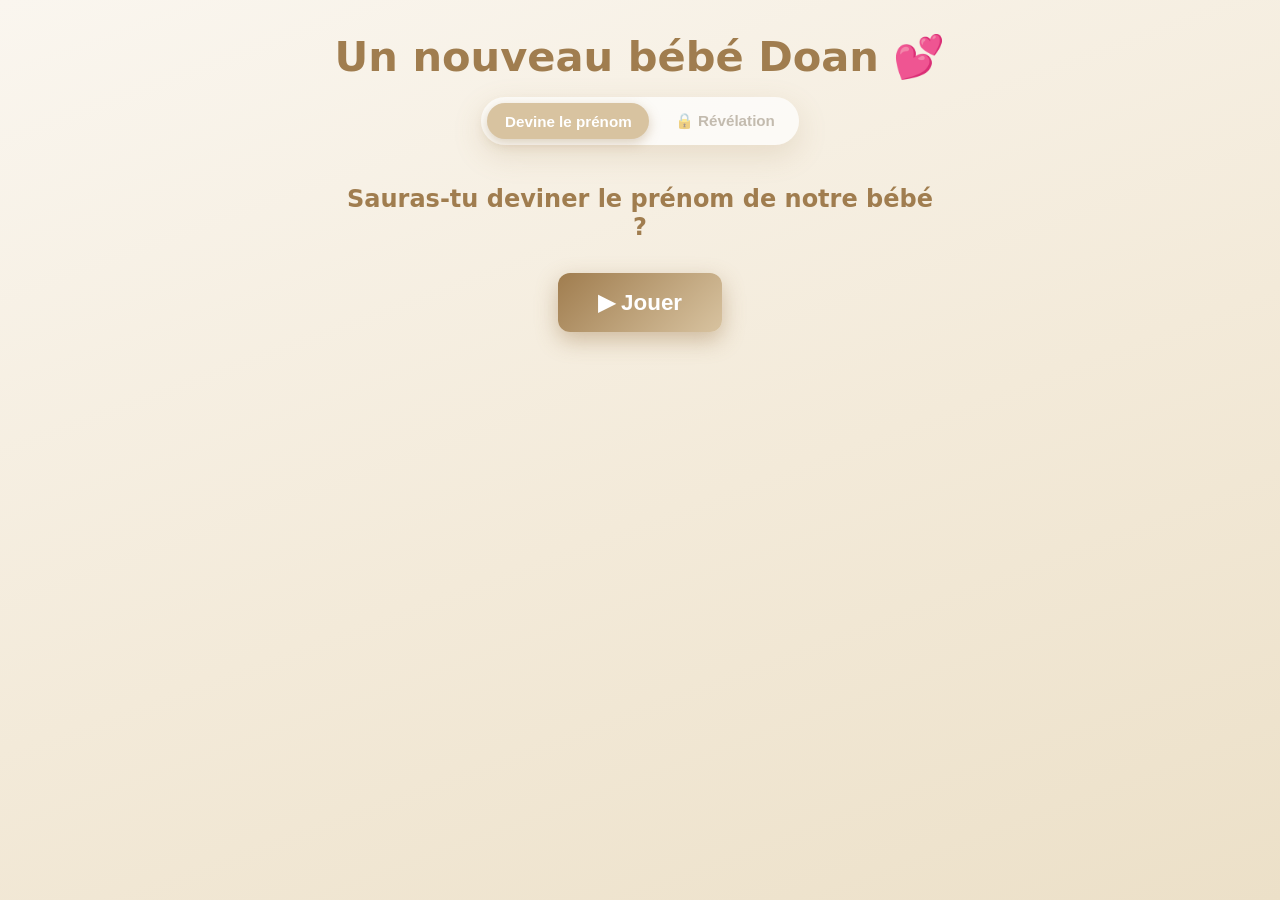
<file: index.html>
<!DOCTYPE html>
<html lang="fr">
  <head>
    <meta charset="UTF-8" />
    <meta name="viewport" content="width=device-width, initial-scale=1.0" />
    <title>Devine le prénom du bébé 👶</title>
    <link rel="stylesheet" href="styles.css?v=34" />
    <link
      rel="icon"
      href="data:image/svg+xml,<svg xmlns='http://www.w3.org/2000/svg' viewBox='0 0 100 100'><text y='.9em' font-size='90'>👶</text></svg>"
    />
  </head>
  <body>
    <header>
      <h1>Un nouveau bébé Doan 💕</h1>
      <nav>
        <button class="nav-btn active" data-target="screen-guess">
          Devine le prénom
        </button>
        <button class="nav-btn" data-target="screen-reveal" id="nav-reveal" disabled>
          🔒 Révélation
        </button>
      </nav>
    </header>

    <main>
      <!-- ============ Screen 1: Guess ============ -->
      <section id="screen-guess" class="screen active">
        <h2>Sauras-tu deviner le prénom de notre bébé ?</h2>

        <button id="play-btn" class="play-btn" type="button">▶ Jouer</button>

        <div id="game" class="hidden">
          <!-- The quiz inputs — hidden on win so a screenshot can't spoil. -->
          <div id="quiz">
            <p class="lead">
              Écris ta réponse ci-dessous. Bloqué·e ? Révèle un indice un par un.
            </p>

            <div class="timer-box">
              <span class="timer-label">Temps</span>
              <span id="timer" class="timer">00:00.00</span>
            </div>

            <form id="guess-form" class="guess-form" autocomplete="off">
              <input
                id="guess-input"
                class="spoiler"
                type="text"
                placeholder="Entre le prénom du bébé…"
                aria-label="Ta réponse"
                autocapitalize="off"
                autocorrect="off"
                spellcheck="false"
              />
              <button id="guess-submit" type="submit">Deviner</button>
            </form>

            <p id="guess-feedback" class="feedback spoiler" role="status"></p>

            <button id="hint-btn" class="hint-btn" type="button">
              💡 Révéler un indice
            </button>
            <ul id="hints" class="hints spoiler"></ul>
          </div>

          <div id="result" class="hidden">
            <!-- Shareable card: a screenshot of this gives nothing away. -->
            <div class="result-card">
              <p class="result-title">🎉 Bravo, c'est trouvé !</p>
              <div class="result-stats">
                <div class="stat">
                  <span class="stat-value" id="result-time">00:00.00</span>
                  <span class="stat-label">Temps</span>
                </div>
                <div class="stat">
                  <span class="stat-value" id="result-guesses">0</span>
                  <span class="stat-label">Essais</span>
                </div>
                <div class="stat">
                  <span class="stat-value" id="result-hints">0 / 0</span>
                  <span class="stat-label">Indices</span>
                </div>
              </div>
              <button id="share-btn" class="share-btn" type="button">
                📸 Partager le résultat
              </button>
              <p id="share-tip" class="screenshot-tip hidden">
                Prénom masqué 👍 Fais ta capture d'écran et partage-la pour
                défier les autres !
              </p>
            </div>

            <!-- Separate card: the reveal lives here, kept off the share card. -->
            <div class="reveal-cta-card">
              <button id="see-reveal-btn" class="cta-btn" type="button">
                Voir la révélation 🎀
              </button>
            </div>
          </div>
        </div>
      </section>

      <!-- ============ Screen 2: Reveal ============ -->
      <section id="screen-reveal" class="screen">
        <h2>C'est une fille ! 🎀</h2>
        <div class="reveal-card">
          <img id="reveal-photo" class="reveal-photo" alt="" />
          <div class="reveal-section collapsed">
            <button class="reveal-head" type="button" aria-expanded="false">
              <span class="gift-caret" aria-hidden="true">▾</span><span>Informations</span>
            </button>
            <div class="reveal-body">
              <div id="reveal-facts" class="reveal-facts"></div>
            </div>
          </div>
          <div class="reveal-section collapsed">
            <button class="reveal-head" type="button" aria-expanded="false">
              <span class="gift-caret" aria-hidden="true">▾</span><span>Prénoms &amp; signification</span>
            </button>
            <div class="reveal-body">
              <div id="reveal-structure" class="reveal-structure"></div>
              <ul id="reveal-names" class="reveal-names"></ul>
              <p id="reveal-name-note" class="reveal-name-note"></p>
            </div>
          </div>
          <div class="reveal-section collapsed">
            <button class="reveal-head" type="button" aria-expanded="false">
              <span class="gift-caret" aria-hidden="true">▾</span><span>Avant de venir la voir</span>
            </button>
            <div class="reveal-body">
              <ul id="reveal-visit" class="reveal-names"></ul>
            </div>
          </div>
        </div>
      </section>
    </main>

    <script src="script.js?v=40"></script>
  </body>
</html>
</file>
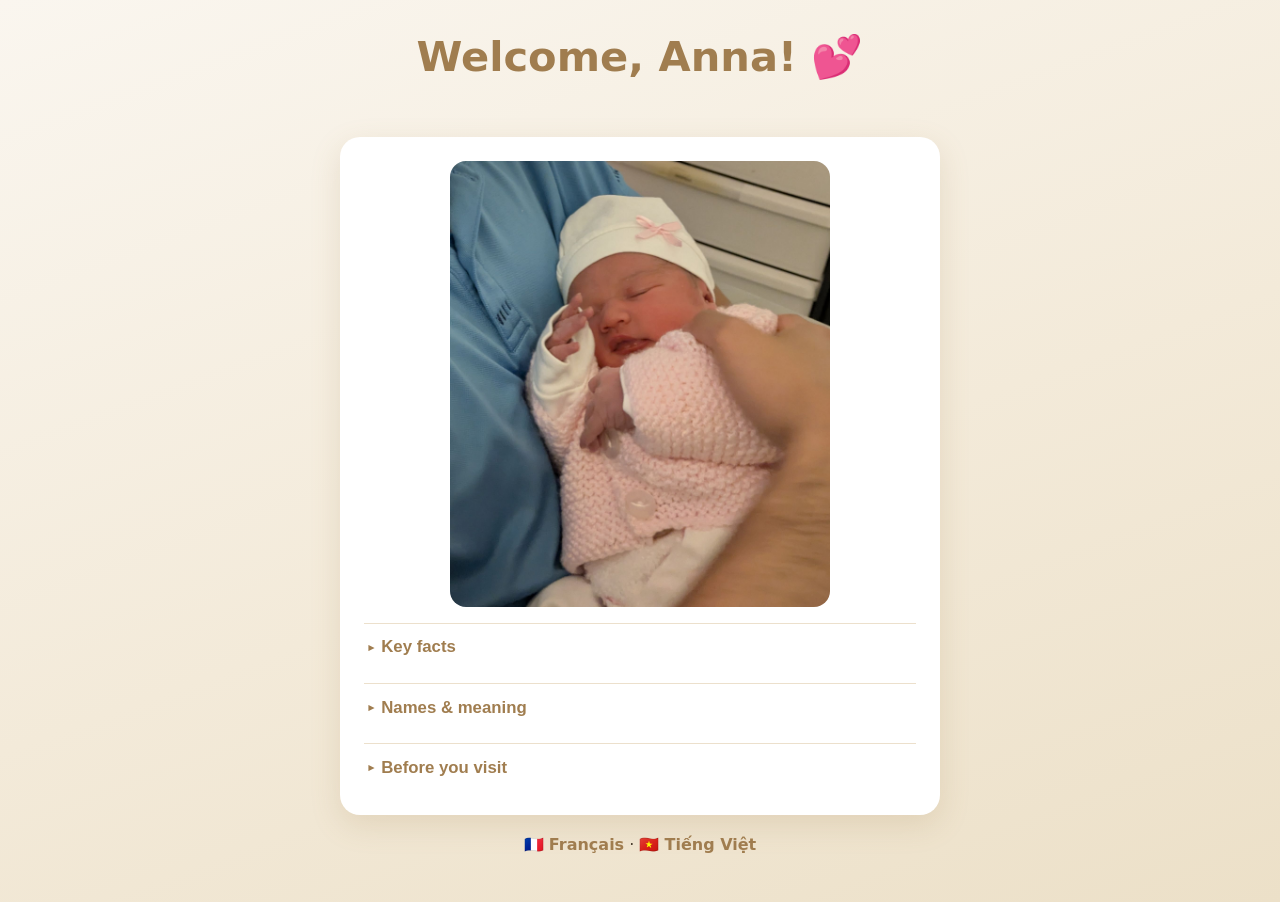
<file: anna.en.html>
<!DOCTYPE html>
<html lang="en">
  <head>
    <meta charset="UTF-8" />
    <meta name="viewport" content="width=device-width, initial-scale=1.0" />
    <title>Anna Tâm Sophie Xuân Doan 🎀</title>
    <link rel="stylesheet" href="styles.css?v=34" />
    <link
      rel="icon"
      href="data:image/svg+xml,<svg xmlns='http://www.w3.org/2000/svg' viewBox='0 0 100 100'><text y='.9em' font-size='90'>👶</text></svg>"
    />
  </head>
  <body data-lang="en">
    <header>
      <h1>Welcome, Anna! 💕</h1>
    </header>

    <main>
      <div class="reveal-card">
        <img id="reveal-photo" class="reveal-photo" alt="" />
        <div class="reveal-section collapsed">
          <button class="reveal-head" type="button" aria-expanded="false">
            <span class="gift-caret" aria-hidden="true">▾</span><span>Key facts</span>
          </button>
          <div class="reveal-body">
            <div id="reveal-facts" class="reveal-facts"></div>
          </div>
        </div>
        <div class="reveal-section collapsed">
          <button class="reveal-head" type="button" aria-expanded="false">
            <span class="gift-caret" aria-hidden="true">▾</span><span>Names &amp; meaning</span>
          </button>
          <div class="reveal-body">
            <div id="reveal-structure" class="reveal-structure"></div>
            <ul id="reveal-names" class="reveal-names"></ul>
            <p id="reveal-name-note" class="reveal-name-note"></p>
          </div>
        </div>
        <div class="reveal-section collapsed">
          <button class="reveal-head" type="button" aria-expanded="false">
            <span class="gift-caret" aria-hidden="true">▾</span><span>Before you visit</span>
          </button>
          <div class="reveal-body">
            <ul id="reveal-visit" class="reveal-names"></ul>
          </div>
        </div>
      </div>

      <p class="details-back">
        🇫🇷 <a href="anna.fr.html">Français</a> · 🇻🇳
        <a href="anna.vn.html">Tiếng Việt</a>
      </p>
    </main>

    <script src="script.js?v=40"></script>
  </body>
</html>
</file>
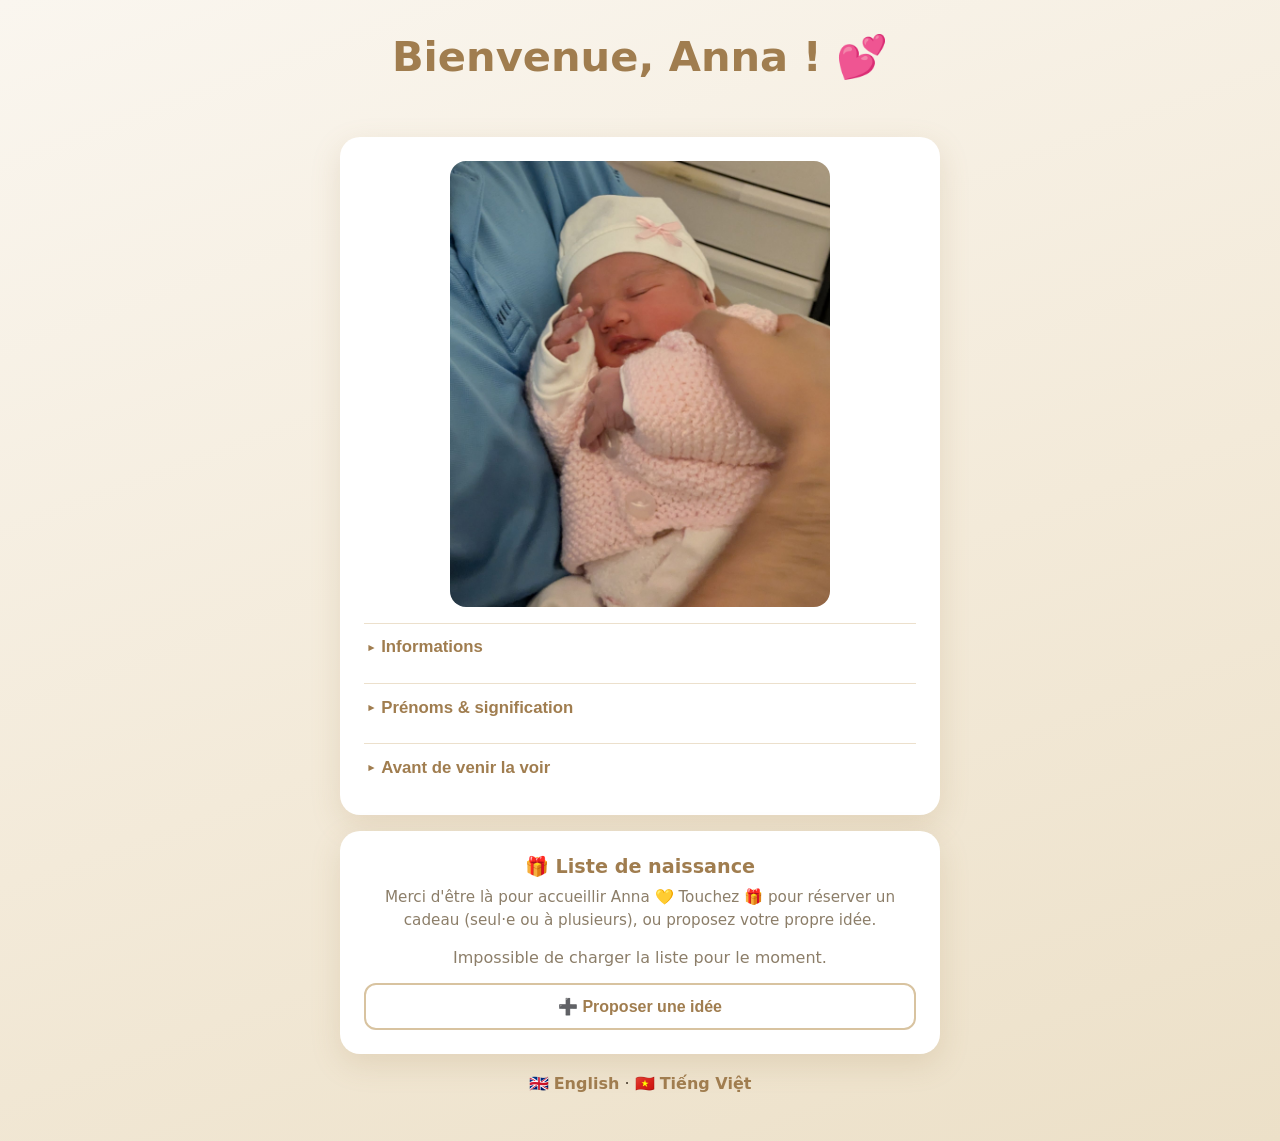
<file: anna.fr.html>
<!DOCTYPE html>
<html lang="fr">
  <head>
    <meta charset="UTF-8" />
    <meta name="viewport" content="width=device-width, initial-scale=1.0" />
    <title>Anna Tâm Sophie Xuân Doan 🎀</title>
    <link rel="stylesheet" href="styles.css?v=34" />
    <link
      rel="icon"
      href="data:image/svg+xml,<svg xmlns='http://www.w3.org/2000/svg' viewBox='0 0 100 100'><text y='.9em' font-size='90'>👶</text></svg>"
    />
  </head>
  <body data-lang="fr">
    <header>
      <h1>Bienvenue, Anna ! 💕</h1>
    </header>

    <main>
      <div class="reveal-card">
        <img id="reveal-photo" class="reveal-photo" alt="" />
        <div class="reveal-section collapsed">
          <button class="reveal-head" type="button" aria-expanded="false">
            <span class="gift-caret" aria-hidden="true">▾</span><span>Informations</span>
          </button>
          <div class="reveal-body">
            <div id="reveal-facts" class="reveal-facts"></div>
          </div>
        </div>
        <div class="reveal-section collapsed">
          <button class="reveal-head" type="button" aria-expanded="false">
            <span class="gift-caret" aria-hidden="true">▾</span><span>Prénoms &amp; signification</span>
          </button>
          <div class="reveal-body">
            <div id="reveal-structure" class="reveal-structure"></div>
            <ul id="reveal-names" class="reveal-names"></ul>
            <p id="reveal-name-note" class="reveal-name-note"></p>
          </div>
        </div>
        <div class="reveal-section collapsed">
          <button class="reveal-head" type="button" aria-expanded="false">
            <span class="gift-caret" aria-hidden="true">▾</span><span>Avant de venir la voir</span>
          </button>
          <div class="reveal-body">
            <ul id="reveal-visit" class="reveal-names"></ul>
          </div>
        </div>
      </div>

      <div id="gift-list" class="gift-card hidden">
        <h4 id="gift-title" class="gift-card-title"></h4>
        <p id="gift-intro" class="gift-intro"></p>
        <div id="gift-items" class="gift-items"></div>

        <div class="gift-add">
          <button id="gift-add-toggle" class="share-btn" type="button"></button>
          <div id="gift-add-form" class="gift-add-form hidden">
            <input id="gift-add-item" type="text" />
            <input id="gift-add-details" type="text" />
            <select id="gift-add-category"></select>
            <input id="gift-add-name" type="text" />
            <button id="gift-add-submit" class="cta-btn" type="button"></button>
            <p id="gift-add-msg" class="gift-status"></p>
          </div>
        </div>
      </div>

      <p class="details-back">
        🇬🇧 <a href="anna.en.html">English</a> · 🇻🇳
        <a href="anna.vn.html">Tiếng Việt</a>
      </p>
    </main>

    <script src="script.js?v=40"></script>
  </body>
</html>
</file>
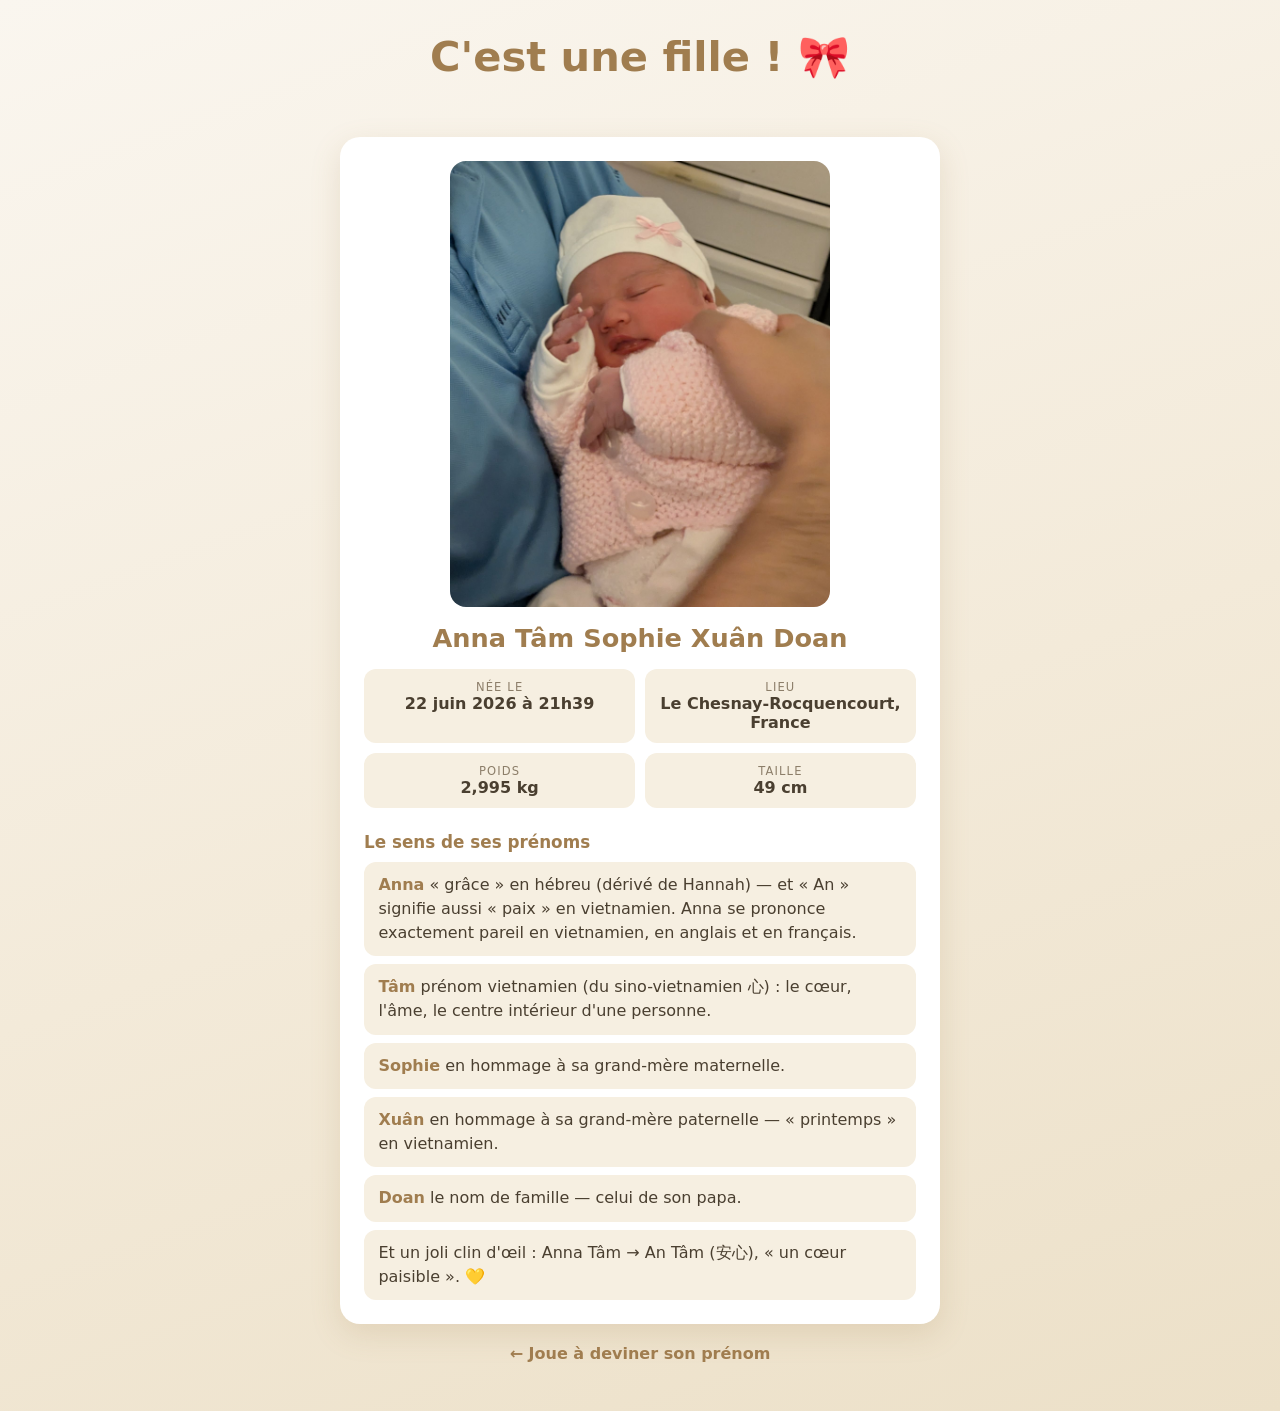
<file: anna.html>
<!DOCTYPE html>
<html lang="fr">
  <head>
    <meta charset="UTF-8" />
    <meta name="viewport" content="width=device-width, initial-scale=1.0" />
    <title>Anna Tâm Sophie Xuân Doan 🎀</title>
    <link rel="stylesheet" href="styles.css?v=8" />
    <link
      rel="icon"
      href="data:image/svg+xml,<svg xmlns='http://www.w3.org/2000/svg' viewBox='0 0 100 100'><text y='.9em' font-size='90'>👶</text></svg>"
    />
  </head>
  <body>
    <header>
      <h1>C'est une fille ! 🎀</h1>
    </header>

    <main>
      <div class="reveal-card">
        <img id="reveal-photo" class="reveal-photo" alt="" />
        <h3 id="reveal-name" class="reveal-name"></h3>
        <div id="reveal-facts" class="reveal-facts"></div>
        <h4 class="reveal-subtitle">Le sens de ses prénoms</h4>
        <ul id="reveal-names" class="reveal-names"></ul>
        <p id="reveal-name-note" class="reveal-name-note"></p>
      </div>

      <p class="details-back">
        <a href="index.html">← Joue à deviner son prénom</a>
      </p>
    </main>

    <script src="script.js?v=8"></script>
  </body>
</html>
</file>
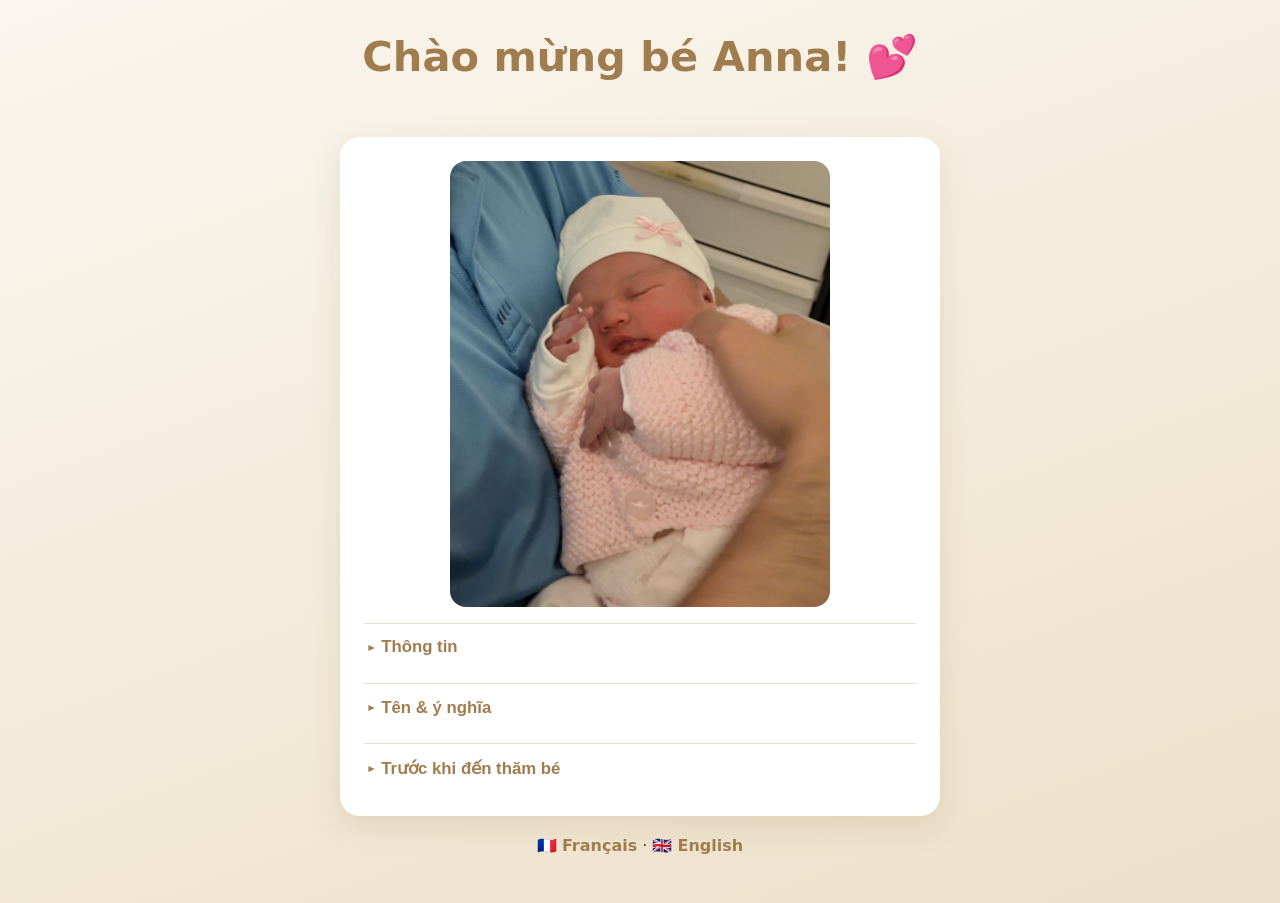
<file: anna.vn.html>
<!DOCTYPE html>
<html lang="vi">
  <head>
    <meta charset="UTF-8" />
    <meta name="viewport" content="width=device-width, initial-scale=1.0" />
    <title>Anna Tâm Sophie Xuân Doan 🎀</title>
    <link rel="stylesheet" href="styles.css?v=34" />
    <link
      rel="icon"
      href="data:image/svg+xml,<svg xmlns='http://www.w3.org/2000/svg' viewBox='0 0 100 100'><text y='.9em' font-size='90'>👶</text></svg>"
    />
  </head>
  <body data-lang="vn">
    <header>
      <h1>Chào mừng bé Anna! 💕</h1>
    </header>

    <main>
      <div class="reveal-card">
        <img id="reveal-photo" class="reveal-photo" alt="" />
        <div class="reveal-section collapsed">
          <button class="reveal-head" type="button" aria-expanded="false">
            <span class="gift-caret" aria-hidden="true">▾</span><span>Thông tin</span>
          </button>
          <div class="reveal-body">
            <div id="reveal-facts" class="reveal-facts"></div>
          </div>
        </div>
        <div class="reveal-section collapsed">
          <button class="reveal-head" type="button" aria-expanded="false">
            <span class="gift-caret" aria-hidden="true">▾</span><span>Tên &amp; ý nghĩa</span>
          </button>
          <div class="reveal-body">
            <div id="reveal-structure" class="reveal-structure"></div>
            <ul id="reveal-names" class="reveal-names"></ul>
            <p id="reveal-name-note" class="reveal-name-note"></p>
          </div>
        </div>
        <div class="reveal-section collapsed">
          <button class="reveal-head" type="button" aria-expanded="false">
            <span class="gift-caret" aria-hidden="true">▾</span><span>Trước khi đến thăm bé</span>
          </button>
          <div class="reveal-body">
            <ul id="reveal-visit" class="reveal-names"></ul>
          </div>
        </div>
      </div>

      <p class="details-back">
        🇫🇷 <a href="anna.fr.html">Français</a> · 🇬🇧
        <a href="anna.en.html">English</a>
      </p>
    </main>

    <script src="script.js?v=40"></script>
  </body>
</html>
</file>
<file: styles.css>
:root {
  --beige: #d8c3a0;
  --beige-deep: #a07d4f;
  --cream: #faf6ef;
  --ink: #4a3f30;
  --soft: #8c7e69;
  --good: #2e9e6b;
  --bad: #c2693f;
  --card: #ffffff;
  --shadow: 0 10px 30px rgba(160, 125, 79, 0.18);
}

* {
  box-sizing: border-box;
}

body {
  margin: 0;
  font-family: "Segoe UI", system-ui, -apple-system, sans-serif;
  color: var(--ink);
  background: linear-gradient(160deg, #faf6ef 0%, #f3ead9 55%, #ece0c8 100%);
  min-height: 100vh;
  display: flex;
  flex-direction: column;
}

header {
  text-align: center;
  padding: 2rem 1rem 1rem;
}

header h1 {
  margin: 0 0 1rem;
  font-size: clamp(1.6rem, 5vw, 2.6rem);
  color: var(--beige-deep);
}

nav {
  display: inline-flex;
  flex-wrap: wrap;
  gap: 0.5rem;
  background: rgba(255, 255, 255, 0.7);
  padding: 0.4rem;
  border-radius: 999px;
  box-shadow: var(--shadow);
}

.nav-btn {
  border: none;
  background: transparent;
  color: var(--soft);
  font-size: 0.95rem;
  padding: 0.55rem 1.1rem;
  border-radius: 999px;
  cursor: pointer;
  transition: all 0.2s ease;
}

.nav-btn:hover {
  color: var(--beige-deep);
}

.nav-btn.active {
  background: var(--beige);
  color: #fff;
  box-shadow: 0 4px 12px rgba(160, 125, 79, 0.35);
}

main {
  flex: 1;
  width: 100%;
  max-width: 640px;
  margin: 0 auto;
  padding: 1.5rem 1.25rem 3rem;
}

.screen {
  display: none;
  animation: fade 0.4s ease;
}

.screen.active {
  display: block;
}

@keyframes fade {
  from {
    opacity: 0;
    transform: translateY(8px);
  }
  to {
    opacity: 1;
    transform: translateY(0);
  }
}

h2 {
  color: var(--beige-deep);
  text-align: center;
  margin-top: 0;
}

.lead {
  text-align: center;
  color: var(--soft);
  margin-top: -0.3rem;
}

/* Play button */
.play-btn {
  display: block;
  margin: 2rem auto;
  padding: 1rem 2.5rem;
  font-size: 1.4rem;
  background: linear-gradient(135deg, var(--beige-deep), var(--beige));
  box-shadow: 0 8px 22px rgba(160, 125, 79, 0.45);
}

/* Timer */
.timer-box {
  display: flex;
  flex-direction: column;
  align-items: center;
  margin: 1.5rem 0;
}

.timer-label {
  font-size: 0.75rem;
  letter-spacing: 0.15em;
  text-transform: uppercase;
  color: var(--soft);
}

.timer {
  font-size: 2.4rem;
  font-variant-numeric: tabular-nums;
  font-weight: 700;
  color: var(--ink);
}

/* Forms */
.guess-form {
  display: flex;
  gap: 0.5rem;
  margin: 1rem 0;
}

input[type="text"] {
  flex: 1;
  padding: 0.75rem 1rem;
  border: 2px solid #e6dcc8;
  border-radius: 12px;
  font-size: 1rem;
  outline: none;
  transition: border-color 0.2s;
}

input[type="text"]:focus {
  border-color: var(--beige);
}

button {
  font-size: 1rem;
  font-weight: 600;
  border: none;
  border-radius: 12px;
  padding: 0.75rem 1.25rem;
  background: var(--beige-deep);
  color: #fff;
  cursor: pointer;
  transition: transform 0.1s, opacity 0.2s;
}

button:hover:not(:disabled) {
  transform: translateY(-1px);
}

button:disabled {
  opacity: 0.5;
  cursor: not-allowed;
}

.hint-btn {
  display: block;
  margin: 0.5rem auto;
  background: #fff;
  color: var(--beige-deep);
  border: 2px solid var(--beige);
}

.hints {
  list-style: none;
  padding: 0;
  margin: 1rem 0;
}

.hints li {
  background: #fff;
  border-left: 4px solid var(--beige);
  padding: 0.7rem 1rem;
  margin-bottom: 0.5rem;
  border-radius: 0 10px 10px 0;
  box-shadow: var(--shadow);
  animation: fade 0.3s ease;
}

.feedback {
  text-align: center;
  min-height: 1.4rem;
  font-weight: 600;
  margin: 0.5rem 0;
}

.feedback.correct {
  color: var(--good);
}

.feedback.wrong {
  color: var(--bad);
}

/* Result (win state) */
.result-card,
.reveal-cta-card {
  padding: 1.25rem;
  background: #fff;
  border-radius: 16px;
  box-shadow: var(--shadow);
  text-align: center;
}

.result-card {
  margin-top: 2rem;
}

.reveal-cta-card {
  margin-top: 1rem;
}

.result-title {
  font-size: 1.25rem;
  font-weight: 700;
  color: var(--beige-deep);
  margin: 0 0 1rem;
}

.result-stats {
  display: flex;
  gap: 0.5rem;
  justify-content: center;
}

.stat {
  flex: 1;
  min-width: 0;
  background: #f6efe1;
  border-radius: 12px;
  padding: 0.9rem 0.35rem;
  display: flex;
  flex-direction: column;
  gap: 0.25rem;
}

.stat-value {
  font-size: clamp(1.1rem, 4.5vw, 1.5rem);
  font-weight: 700;
  font-variant-numeric: tabular-nums;
  color: var(--ink);
}

.stat-label {
  font-size: 0.68rem;
  text-transform: uppercase;
  letter-spacing: 0.05em;
  color: var(--soft);
}

.cta-btn {
  display: block;
  width: 100%;
  margin: 0;
  padding: 0.9rem 1.25rem;
  font-size: 1.15rem;
  background: linear-gradient(135deg, var(--beige-deep), var(--beige));
  box-shadow: 0 6px 18px rgba(160, 125, 79, 0.4);
}

.share-btn {
  display: block;
  width: 100%;
  margin: 1rem 0 0;
  background: #fff;
  color: var(--beige-deep);
  border: 2px solid var(--beige);
}

.screenshot-tip {
  color: var(--soft);
  font-size: 0.95rem;
  margin: 1rem 0 0;
}

/* Blur the name once the visitor opts to share their result. */
#game.shared .spoiler {
  filter: blur(8px);
  user-select: none;
  transition: filter 0.25s ease;
}

.hidden {
  display: none;
}

.details-back {
  text-align: center;
  margin: 1.25rem 0 0;
}

.details-back a {
  color: var(--beige-deep);
  text-decoration: none;
  font-weight: 600;
}

.details-back a:hover {
  text-decoration: underline;
}

/* Reveal */
.reveal-card {
  background: #fff;
  border-radius: 20px;
  padding: 1.5rem;
  box-shadow: var(--shadow);
  text-align: center;
}

.reveal-photo {
  width: 100%;
  max-width: 380px;
  border-radius: 16px;
  display: block;
  margin: 0 auto 1rem;
}

.photo-placeholder {
  width: 100%;
  max-width: 380px;
  aspect-ratio: 4 / 5;
  margin: 0 auto 1rem;
  border: 2px dashed var(--beige);
  border-radius: 16px;
  display: flex;
  flex-direction: column;
  align-items: center;
  justify-content: center;
  gap: 0.5rem;
  color: var(--soft);
}

.photo-placeholder span {
  font-size: 3rem;
}

.reveal-name {
  color: var(--beige-deep);
  font-size: 1.6rem;
  margin: 0.3rem 0 1rem;
}

.reveal-facts {
  display: grid;
  grid-template-columns: 1fr 1fr;
  gap: 0.6rem;
  margin: 1rem 0;
}

.fact {
  background: #f6efe1;
  border-radius: 12px;
  padding: 0.7rem;
  display: flex;
  flex-direction: column;
}

.fact-label {
  font-size: 0.72rem;
  text-transform: uppercase;
  letter-spacing: 0.1em;
  color: var(--soft);
}

.fact-value {
  font-weight: 600;
}

.reveal-subtitle {
  color: var(--beige-deep);
  font-size: 1.05rem;
  text-align: left;
  margin: 1.5rem 0 0.6rem;
}

.reveal-section {
  margin: 0.75rem 0 0;
  border-top: 1px solid #ece0cc;
}

.reveal-head {
  display: flex;
  align-items: center;
  gap: 0.5rem;
  width: 100%;
  text-align: left;
  background: transparent;
  border: none;
  box-shadow: none;
  cursor: pointer;
  color: var(--beige-deep);
  font-size: 1.05rem;
  font-weight: 700;
  padding: 0.85rem 0.2rem;
}

.reveal-head:hover:not(:disabled) {
  transform: none;
}

.reveal-section.collapsed .gift-caret {
  transform: rotate(-90deg);
}

.reveal-body {
  padding-bottom: 0.5rem;
}

.reveal-section.collapsed .reveal-body {
  display: none;
}

.reveal-names {
  list-style: none;
  padding: 0;
  margin: 0;
  text-align: left;
}

.reveal-names li {
  background: #f6efe1;
  border-radius: 12px;
  padding: 0.7rem 0.9rem;
  margin-bottom: 0.5rem;
  line-height: 1.5;
}

.reveal-structure {
  margin: 1rem 0 0;
}

.structure-row {
  display: flex;
  justify-content: space-between;
  align-items: baseline;
  gap: 0.75rem;
  padding: 0.55rem 0.2rem;
  border-bottom: 1px solid #ece0cc;
  text-align: left;
}

.structure-row:last-child {
  border-bottom: none;
}

.structure-label {
  font-size: 0.78rem;
  text-transform: uppercase;
  letter-spacing: 0.06em;
  color: var(--soft);
  flex-shrink: 0;
}

.structure-value {
  font-weight: 700;
  color: var(--beige-deep);
  text-align: right;
}

.name-word {
  font-weight: 700;
  color: var(--beige-deep);
}

.name-meaning {
  color: var(--ink);
}

.reveal-name-note {
  background: #f6efe1;
  border-radius: 12px;
  padding: 0.7rem 0.9rem;
  margin: 0.5rem 0 0;
  text-align: left;
  color: var(--ink);
  line-height: 1.5;
}


/* Gift list */
.gift-card {
  background: #fff;
  border-radius: 20px;
  padding: 1.5rem;
  box-shadow: var(--shadow);
  margin-top: 1rem;
}

.gift-card-title {
  color: var(--beige-deep);
  font-size: 1.2rem;
  margin: 0 0 0.5rem;
  text-align: center;
}

.gift-intro {
  color: var(--soft);
  font-size: 0.95rem;
  text-align: center;
  margin: 0 0 1rem;
  line-height: 1.5;
}

.gift-items {
  list-style: none;
  padding: 0;
  margin: 0;
}

.gift-group {
  margin-top: 1rem;
}

.gift-group:first-child {
  margin-top: 0;
}

.gift-category {
  display: flex;
  align-items: center;
  gap: 0.45rem;
  width: 100%;
  text-align: left;
  background: transparent;
  border: none;
  box-shadow: none;
  cursor: pointer;
  font-size: 0.78rem;
  font-weight: 700;
  text-transform: uppercase;
  letter-spacing: 0.06em;
  color: var(--beige-deep);
  padding: 0.4rem 0.2rem;
  margin: 0 0 0.4rem;
}

.gift-category:hover:not(:disabled) {
  transform: none;
}

.gift-cat-name {
  flex: 1;
}

.gift-count {
  font-weight: 600;
  color: var(--soft);
}

.gift-caret {
  display: inline-block;
  transition: transform 0.2s ease;
  font-size: 0.7rem;
}

.gift-group.collapsed .gift-caret {
  transform: rotate(-90deg);
}

.gift-group-items {
  list-style: none;
  padding: 0;
  margin: 0;
}

.gift-group.collapsed .gift-group-items {
  display: none;
}

.gift-item {
  display: flex;
  align-items: center;
  justify-content: space-between;
  gap: 0.75rem;
  padding: 0.75rem 0.9rem;
  background: #f6efe1;
  border-radius: 12px;
  margin-bottom: 0.5rem;
}

.gift-item.taken {
  opacity: 0.75;
  flex-direction: column;
  align-items: flex-start;
  gap: 0.3rem;
}

.gift-name {
  display: flex;
  flex-direction: column;
  text-align: left;
  min-width: 0;
}

.gift-word {
  font-weight: 700;
  color: var(--ink);
  overflow-wrap: anywhere;
}

.gift-details {
  font-size: 0.8rem;
  color: var(--soft);
}

.gift-contributors {
  font-size: 0.8rem;
  font-weight: 600;
  color: var(--good);
  margin-top: 0.2rem;
  overflow-wrap: anywhere;
}

.gift-badge.taken {
  font-size: 0.8rem;
  font-weight: 600;
  color: var(--good);
  text-align: left;
  overflow-wrap: anywhere;
}

.gift-reserve {
  flex-shrink: 0;
  font-size: 0.9rem;
  padding: 0.5rem 0.9rem;
  background: linear-gradient(135deg, var(--beige-deep), var(--beige));
}

.gift-offer {
  font-size: 1.3rem;
  line-height: 1;
  padding: 0.45rem 0.7rem;
}

/* Offer -> choose (take entirely / participate) */
.gift-choice {
  display: none;
}

.gift-item.choosing {
  flex-direction: column;
  align-items: stretch;
  gap: 0.5rem;
}

.gift-item.choosing .gift-offer {
  display: none;
}

.gift-item.choosing .gift-choice {
  display: flex;
  flex-direction: column;
  gap: 0.4rem;
}

.gift-cancel {
  background: none;
  border: none;
  box-shadow: none;
  color: var(--soft);
  font-size: 0.85rem;
  cursor: pointer;
  padding: 0.2rem;
}

.gift-cancel:hover:not(:disabled) {
  transform: none;
}

.gift-status {
  text-align: center;
  color: var(--soft);
  margin: 0.5rem 0;
}

.gift-loading {
  display: flex;
  align-items: center;
  justify-content: center;
  gap: 0.6rem;
  color: var(--soft);
  padding: 1.5rem 0;
}

.spinner {
  width: 1.2rem;
  height: 1.2rem;
  border: 3px solid #e6dcc8;
  border-top-color: var(--beige-deep);
  border-radius: 50%;
  animation: spin 0.8s linear infinite;
  flex-shrink: 0;
}

@keyframes spin {
  to {
    transform: rotate(360deg);
  }
}

.gift-add {
  margin-top: 1rem;
}

.gift-add-form {
  display: flex;
  flex-direction: column;
  gap: 0.5rem;
  margin-top: 0.75rem;
}

.gift-add-form.hidden {
  display: none;
}

.gift-add-form input,
.gift-add-form select {
  width: 100%;
  padding: 0.7rem 0.9rem;
  border: 2px solid #e6dcc8;
  border-radius: 12px;
  font-size: 1rem;
  outline: none;
  background: #fff;
}

.gift-add-form input:focus,
.gift-add-form select:focus {
  border-color: var(--beige);
}

@media (max-width: 420px) {
  .reveal-facts {
    grid-template-columns: 1fr;
  }
}
</file>
